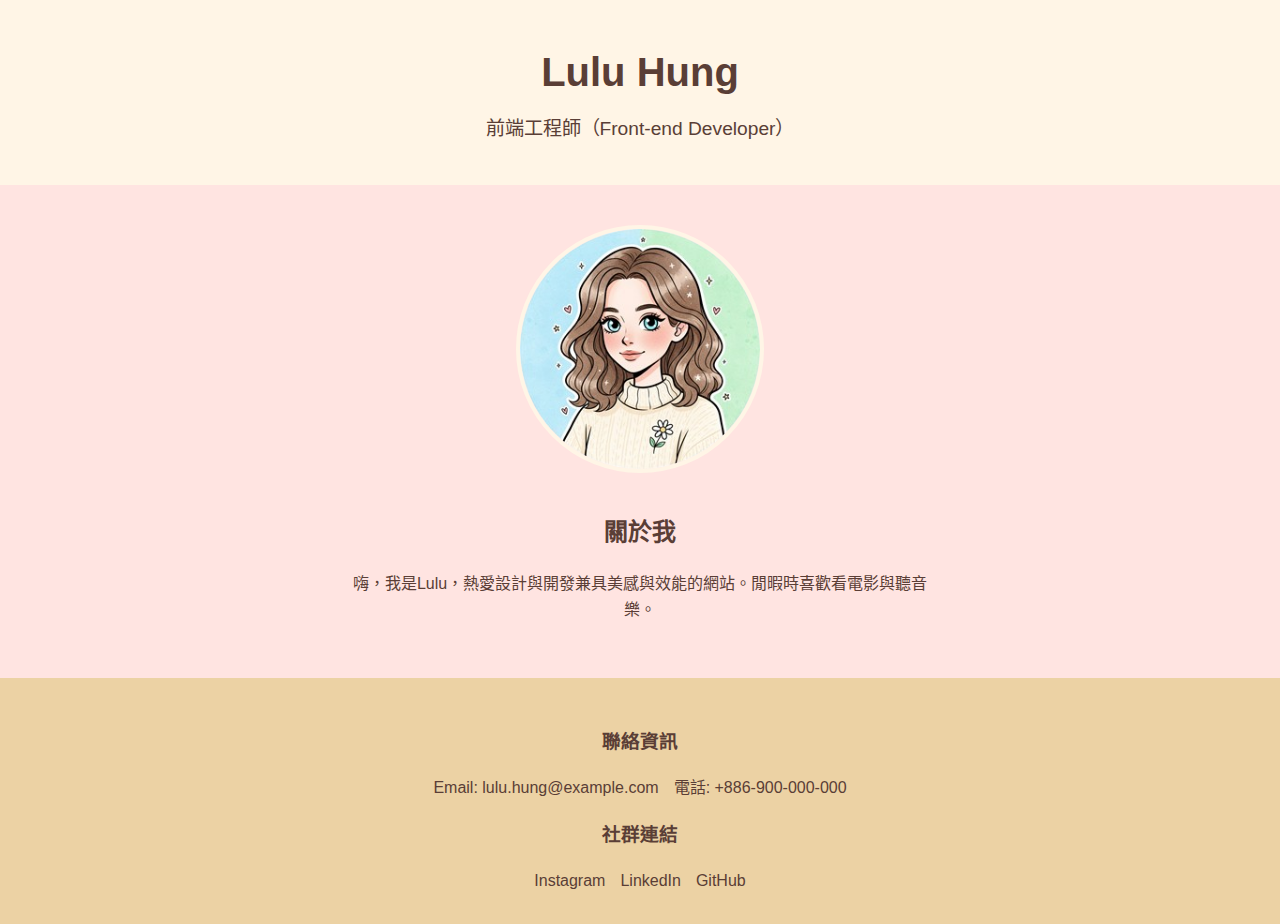
<file: index.html>
<!DOCTYPE html>
<html lang="zh-TW">
<head>
    <meta charset="UTF-8">
    <meta name="viewport" content="width=device-width, initial-scale=1.0">
    <title>Lulu Hung - 前端工程師</title>
    <link rel="stylesheet" href="style.css">
</head>
<body>
    <header>
        <h1>Lulu Hung</h1>
        <p>前端工程師（Front-end Developer）</p>
    </header>

    <main>
        <img src="圖片1.jpg" alt="Lulu Hung 的頭像">
        <section>
            <h2>關於我</h2>
            <p>嗨，我是Lulu，熱愛設計與開發兼具美感與效能的網站。閒暇時喜歡看電影與聽音樂。</p>
        </section>
    </main>

    <footer>
        <section>
            <h3>聯絡資訊</h3>
            <ul>
                <li>Email: <a href="mailto:lulu.hung@example.com">lulu.hung@example.com</a></li>
                <li>電話: <a href="tel:+886-900-000-000">+886-900-000-000</a></li>
            </ul>
        </section>

        <section>
            <h3>社群連結</h3>
            <ul>
                <li><a href="https://instagram.com/chenwei" target="_blank" rel="noopener noreferrer">Instagram</a></li>
                <li><a href="https://www.linkedin.com/in/chenwei" target="_blank" rel="noopener noreferrer">LinkedIn</a></li>
                <li><a href="https://github.com/chenwei" target="_blank" rel="noopener noreferrer">GitHub</a></li>
            </ul>
        </section>
    </footer>
</body>
</html>
</file>
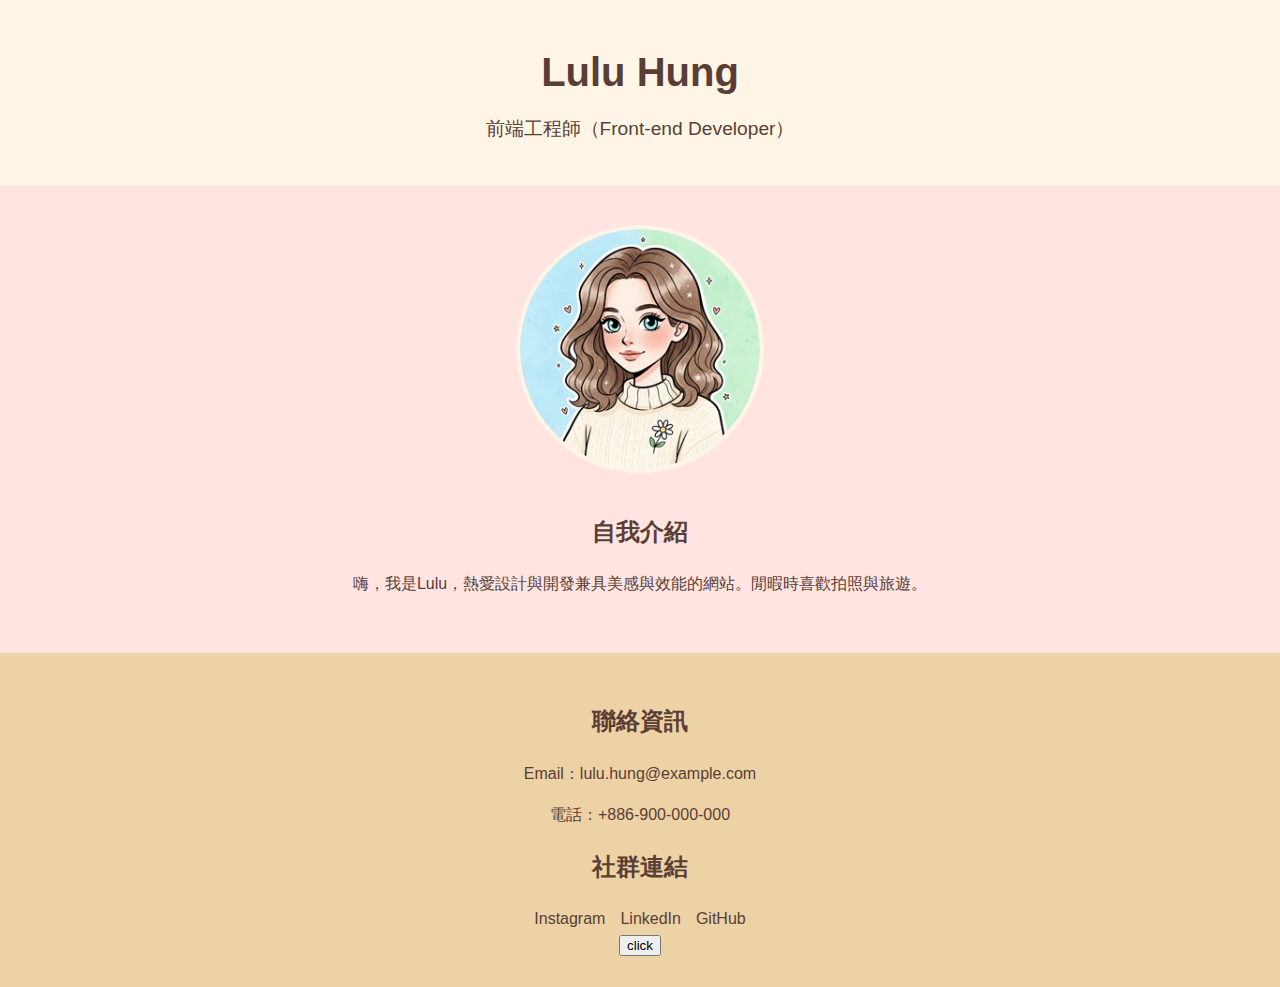
<file: index1.html>
<!DOCTYPE html>
<html lang="zh-Hant">
<head>
  <meta charset="UTF-8">
  <meta name="viewport" content="width=device-width, initial-scale=1.0">
  <title>Lulu Hung — 個人名片</title>
  <link rel="stylesheet" href="style.css">
</head>
<body>

  <div class="card">
    <header>
      <h1>Lulu Hung</h1>
      <p>前端工程師（Front-end Developer）</p>
    </header>

    <main>
      <img src="圖片1.jpg" alt="Lulu Hung 頭像">
      <section>
        <h2>自我介紹</h2>
        <p>嗨，我是Lulu，熱愛設計與開發兼具美感與效能的網站。閒暇時喜歡拍照與旅遊。</p>
      </section>
    </main>

    <footer>
      <section>
        <h2>聯絡資訊</h2>
        <p>Email：<a href="mailto:lulu.hung@example.com">lulu.hung@example.com</a></p>
        <p>電話：<a href="tel:+886900000000">+886-900-000-000</a></p>
      </section>
      <section>
        <h2>社群連結</h2>
        <ul>
          <li><a href="https://instagram.com/chenwei" target="_blank">Instagram</a></li>
          <li><a href="https://www.linkedin.com/in/chenwei" target="_blank">LinkedIn</a></li>
          <li><a href="https://github.com/chenwei" target="_blank">GitHub</a></li>
        </ul>
      </section>

      <!-- 新增按鈕 -->
      <button id="thankBtn">click</button>
      <p id="thankMessage" style="display:none; margin-top:10px; font-weight:bold;"></p>


    </footer>
  </div>

  <!-- 外部 JS -->
  <script src="script.js"></script>
   

</body>
</html>
</file>
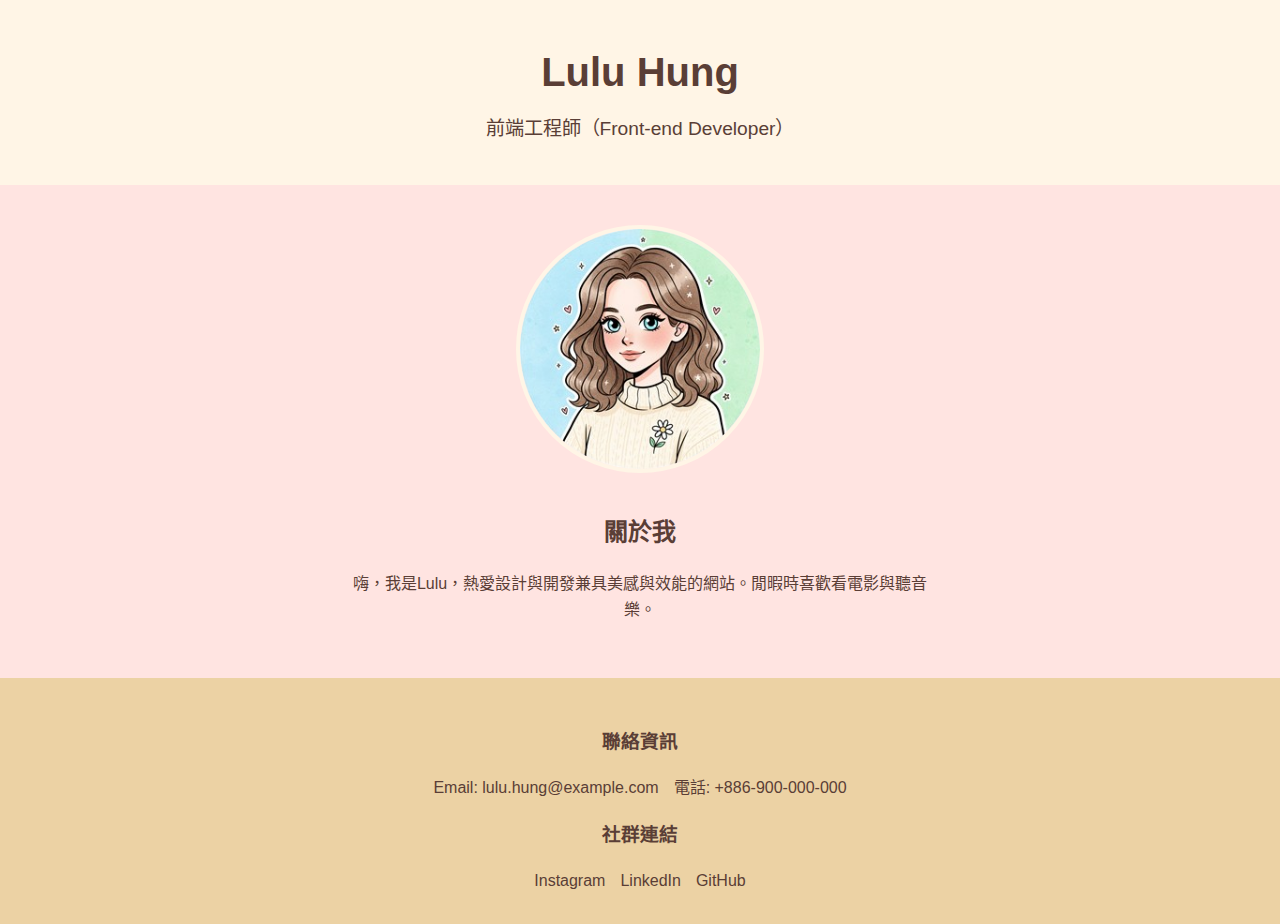
<file: test1_claude.html>
<!DOCTYPE html>
<html lang="zh-TW">
<head>
    <meta charset="UTF-8">
    <meta name="viewport" content="width=device-width, initial-scale=1.0">
    <title>Lulu Hung - 前端工程師</title>
    <link rel="stylesheet" href="style.css">
</head>
<body>
    <header>
        <h1>Lulu Hung</h1>
        <p>前端工程師（Front-end Developer）</p>
    </header>

    <main>
        <img src="圖片1.jpg" alt="Lulu Hung 的頭像">
        <section>
            <h2>關於我</h2>
            <p>嗨，我是Lulu，熱愛設計與開發兼具美感與效能的網站。閒暇時喜歡看電影與聽音樂。</p>
        </section>
    </main>

    <footer>
        <section>
            <h3>聯絡資訊</h3>
            <ul>
                <li>Email: <a href="mailto:lulu.hung@example.com">lulu.hung@example.com</a></li>
                <li>電話: <a href="tel:+886-900-000-000">+886-900-000-000</a></li>
            </ul>
        </section>

        <section>
            <h3>社群連結</h3>
            <ul>
                <li><a href="https://instagram.com/chenwei" target="_blank" rel="noopener noreferrer">Instagram</a></li>
                <li><a href="https://www.linkedin.com/in/chenwei" target="_blank" rel="noopener noreferrer">LinkedIn</a></li>
                <li><a href="https://github.com/chenwei" target="_blank" rel="noopener noreferrer">GitHub</a></li>
            </ul>
        </section>
    </footer>
</body>
</html>
</file>
<file: style.css>
/* style.css - 暖粉色系版本 */

/* 全局樣式 */
body {
  font-family: Arial, Helvetica, sans-serif;
  margin: 0;
  padding: 0;
  background-color: #ffe4e1; /* 暖粉色背景 */
  color: #5a3e36; /* 深咖啡文字 */
  line-height: 1.6;
  display: flex;
  flex-direction: column;
  min-height: 100vh;
}

/* Header */
header {
  background-color: #fff5e6; /* 柔和奶油色 */
  color: #5a3e36; /* 深咖啡文字 */
  text-align: center;
  padding: 40px 20px;
}

header h1 {
  margin: 0;
  font-size: 2.5em;
}

header p {
  margin: 10px 0 0;
  font-size: 1.2em;
}

/* Main */
main {
  flex: 1;
  display: flex;
  flex-direction: column;
  align-items: center;
  padding: 40px 20px;
  text-align: center;
}

main img {
  border-radius: 50%;
  width: 240px;
  height: 240px;
  margin-bottom: 20px;
  border: 4px solid #fff5e6; /* 暖奶油色邊框 */
}

main section {
  max-width: 600px;
}

/* Footer */
footer {
  background-color: #ecd2a4; /* 米棕色，帶點暖黃感 */
  color: #5a3e36; /* 深咖啡文字 */
  padding: 30px 20px;
  text-align: center;
}

footer a {
  color: #5a3e36; /* 深咖啡色連結 */
  text-decoration: none;
}

footer a:hover {
  text-decoration: underline;
}

footer ul {
  list-style: none;
  padding: 0;
  margin: 10px 0 0;
  display: flex;
  justify-content: center;
  gap: 15px;
}

// =====================
// 顯示提示文字按鈕
// =====================
const thankButton = document.getElementById('thankBtn');
const thankMessage = document.getElementById('thankMessage');

thankButton.addEventListener('click', () => {
  thankMessage.textContent = "謝謝瀏覽我的名片！";
  thankMessage.style.display = "block";
});

// =====================
// 簡單煙火效果
// =====================
const fireworkBtn = document.getElementById('fireworkBtn');
const canvas = document.getElementById('fireworkCanvas');
const ctx = canvas.getContext('2d');

// 調整 canvas 尺寸
canvas.width = window.innerWidth;
canvas.height = window.innerHeight;
canvas.style.position = "fixed";
canvas.style.top = "0";
canvas.style.left = "0";
canvas.style.pointerEvents = "none"; // 讓按鈕可以點
canvas.style.zIndex = "9999";

class Particle {
  constructor(x, y, color) {
    this.x = x;
    this.y = y;
    this.velX = (Math.random() - 0.5) * 5;
    this.velY = (Math.random() - 0.5) * 5;
    this.alpha = 1;
    this.color = color;
    this.size = Math.random() * 3 + 2;
  }
  update() {
    this.x += this.velX;
    this.y += this.velY;
    this.alpha -= 0.02;
  }
  draw() {
    ctx.globalAlpha = this.alpha;
    ctx.fillStyle = this.color;
    ctx.beginPath();
    ctx.arc(this.x, this.y, this.size, 0, Math.PI * 2);
    ctx.fill();
    ctx.globalAlpha = 1;
  }
}

function createFirework() {
  const x = Math.random() * canvas.width * 0.8 + canvas.width * 0.1;
  const y = Math.random() * canvas.height * 0.5 + canvas.height * 0.1;
  const colors = ['#ff4d6d','#ffaf3f','#ffd93d','#6be0ff','#8affaa'];
  const particles = [];
  for (let i = 0; i < 50; i++) {
    particles.push(new Particle(x, y, colors[Math.floor(Math.random()*colors.length)]));
  }

  function animate() {
    ctx.fillStyle = "rgba(0,0,0,0.1)"; // 輕微殘影效果
    ctx.fillRect(0, 0, canvas.width, canvas.height);
    particles.forEach((p, index) => {
      p.update();
      p.draw();
      if (p.alpha <= 0) particles.splice(index, 1);
    });
    if (particles.length > 0) {
      requestAnimationFrame(animate);
    } else {
      ctx.clearRect(0, 0, canvas.width, canvas.height);
    }
  }
  animate();
}

// 點擊按鈕放煙火
fireworkBtn.addEventListener('click', createFirework);
</file>
